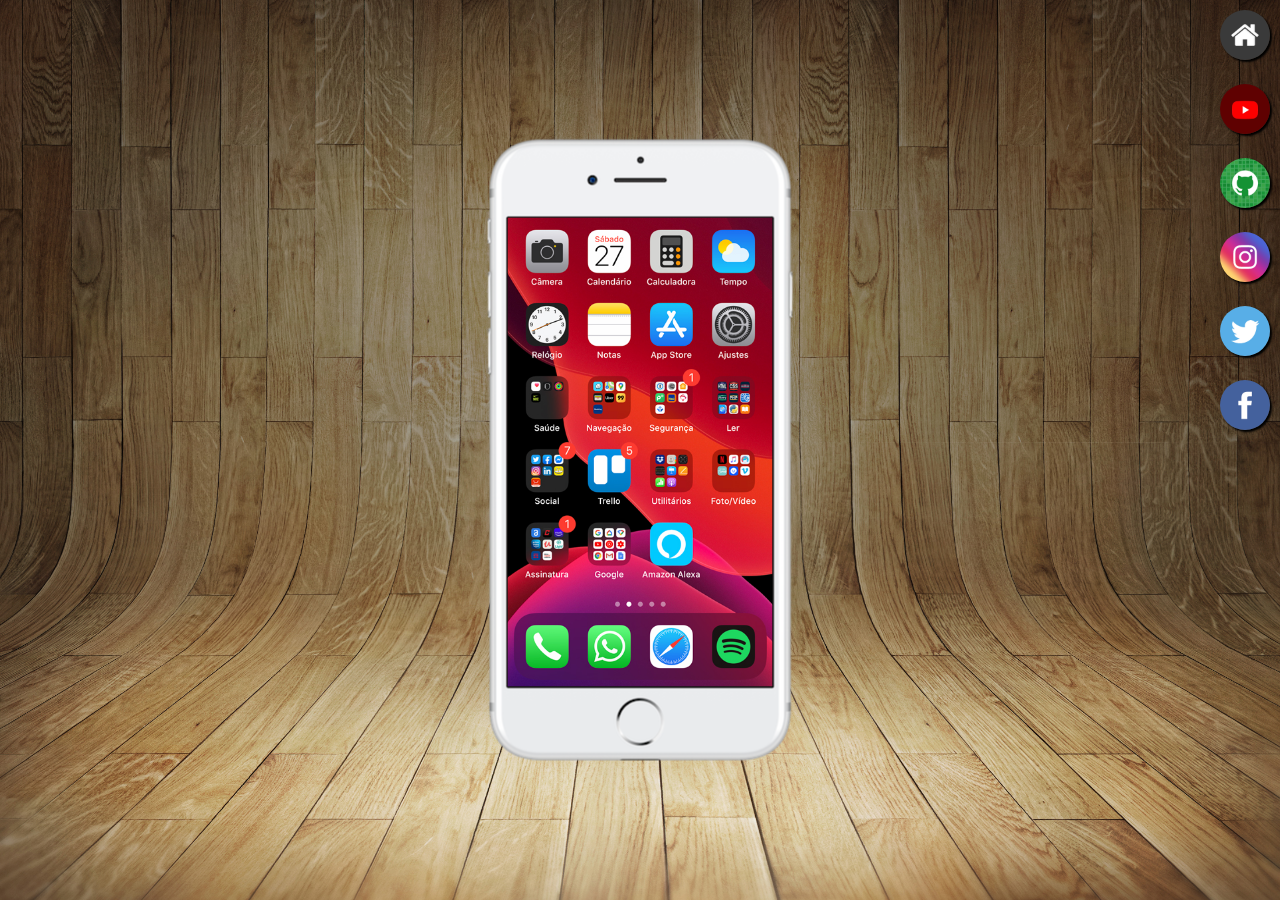
<file: index.html>
<!DOCTYPE html>
<html lang="pt-br">
<head>
    <meta charset="UTF-8">
    <meta name="viewport" content="width=device-width, initial-scale=1.0">
    
    <title>Projeto de Redes Sociais</title>
    <link rel="shortcut icon" href="imagens/favicon.ico" type="image/x-icon">
    <link rel="stylesheet" href="style.css">
</head>
<body>
    <main>

        <section id="telefone">
            <iframe src="home.html" name="tela" id="tela" frameborder="0"></iframe>
        </section>

        <section id="redes-sociais">
            <a href="home.html" target="tela"><img src="imagens/logo-home.jpg" alt="home"></a><br>
            <a href="youtube.html" target="tela"><img src="imagens/logo-youtube.jpg" alt="YouTube"></a><br>
            <a href="github.html" target="tela"><img src="imagens/logo-github.jpg" alt="GitHub"></a><br>
            <a href="#" target="tela"><img src="imagens/logo-instagram.jpg" alt="Instagram"></a><br>
            <a href="#" target="tela"><img src="imagens/logo-twitter.jpg" alt="Twitter"></a><br>
            <a href="#" target="tela"><img src="imagens/logo-facebook.jpg" alt="Facebook"></a>
        </section>

    </main>

</body>
</html>
</file>
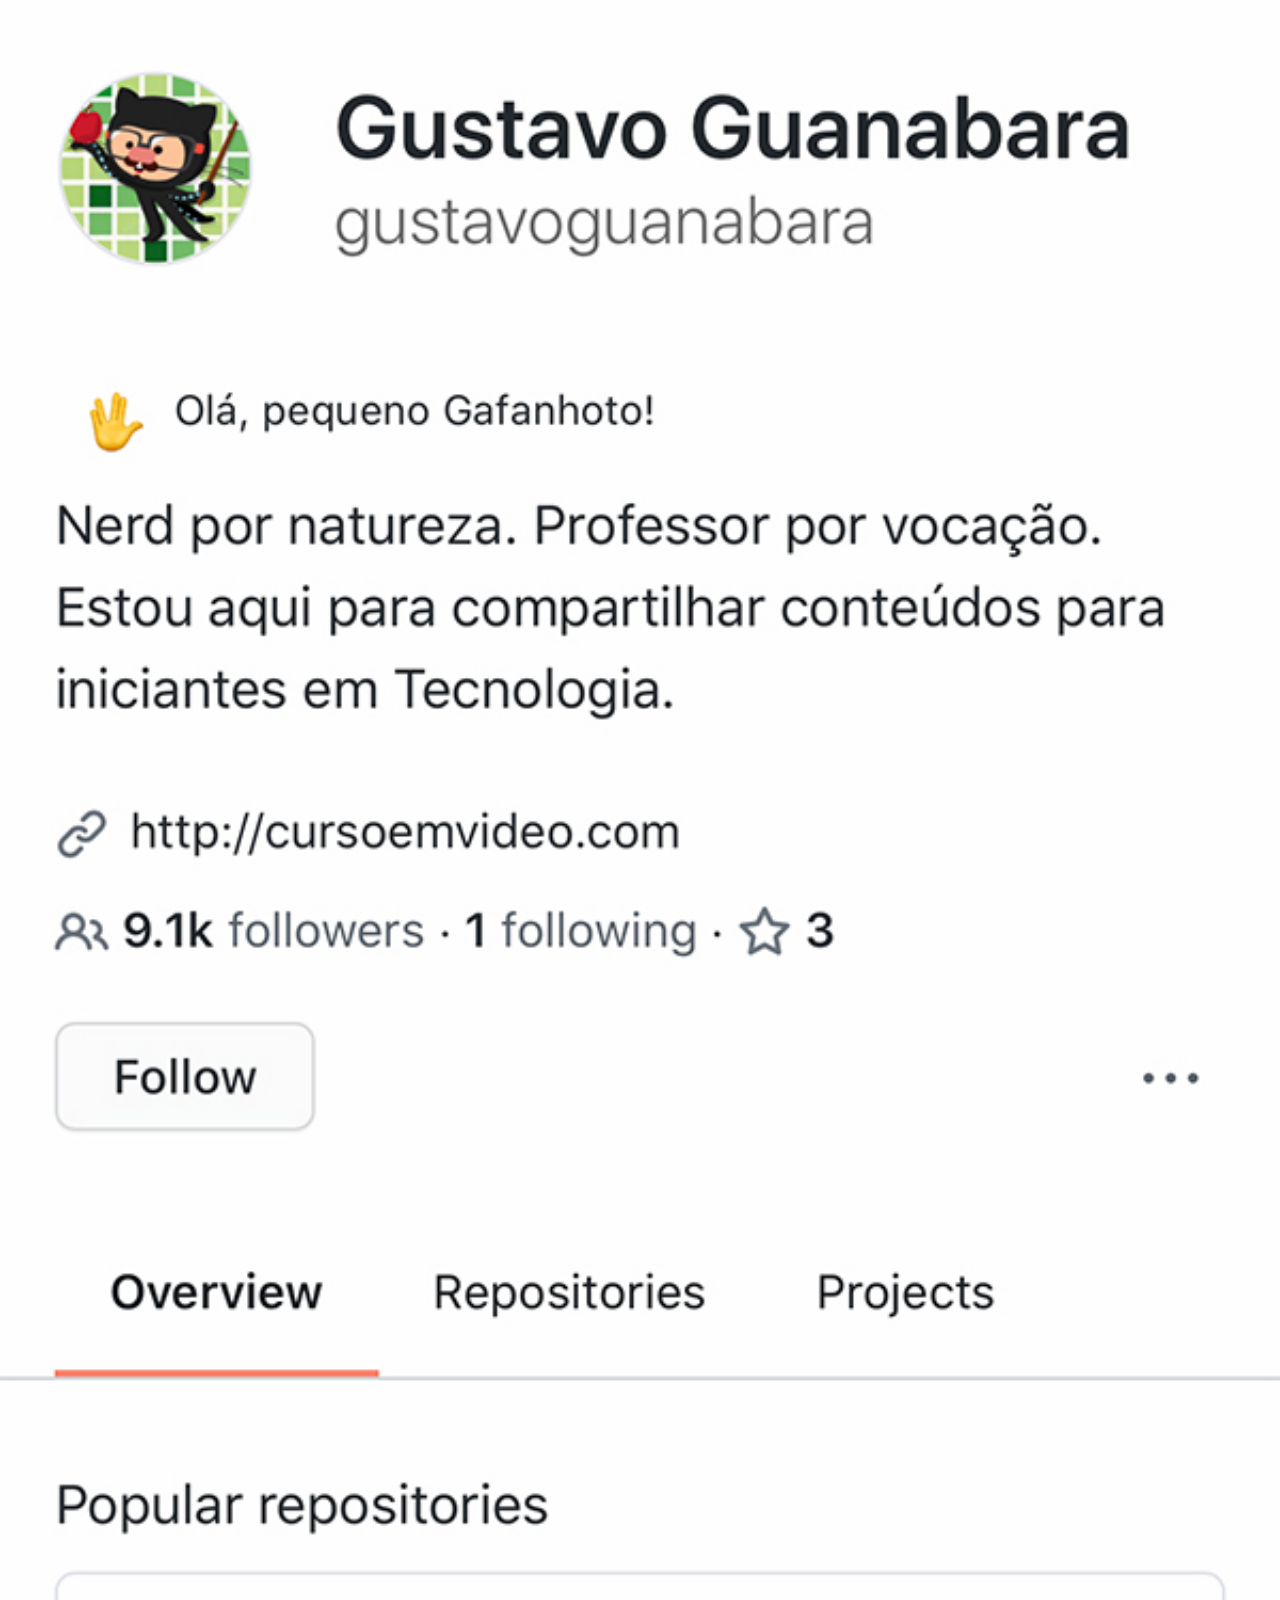
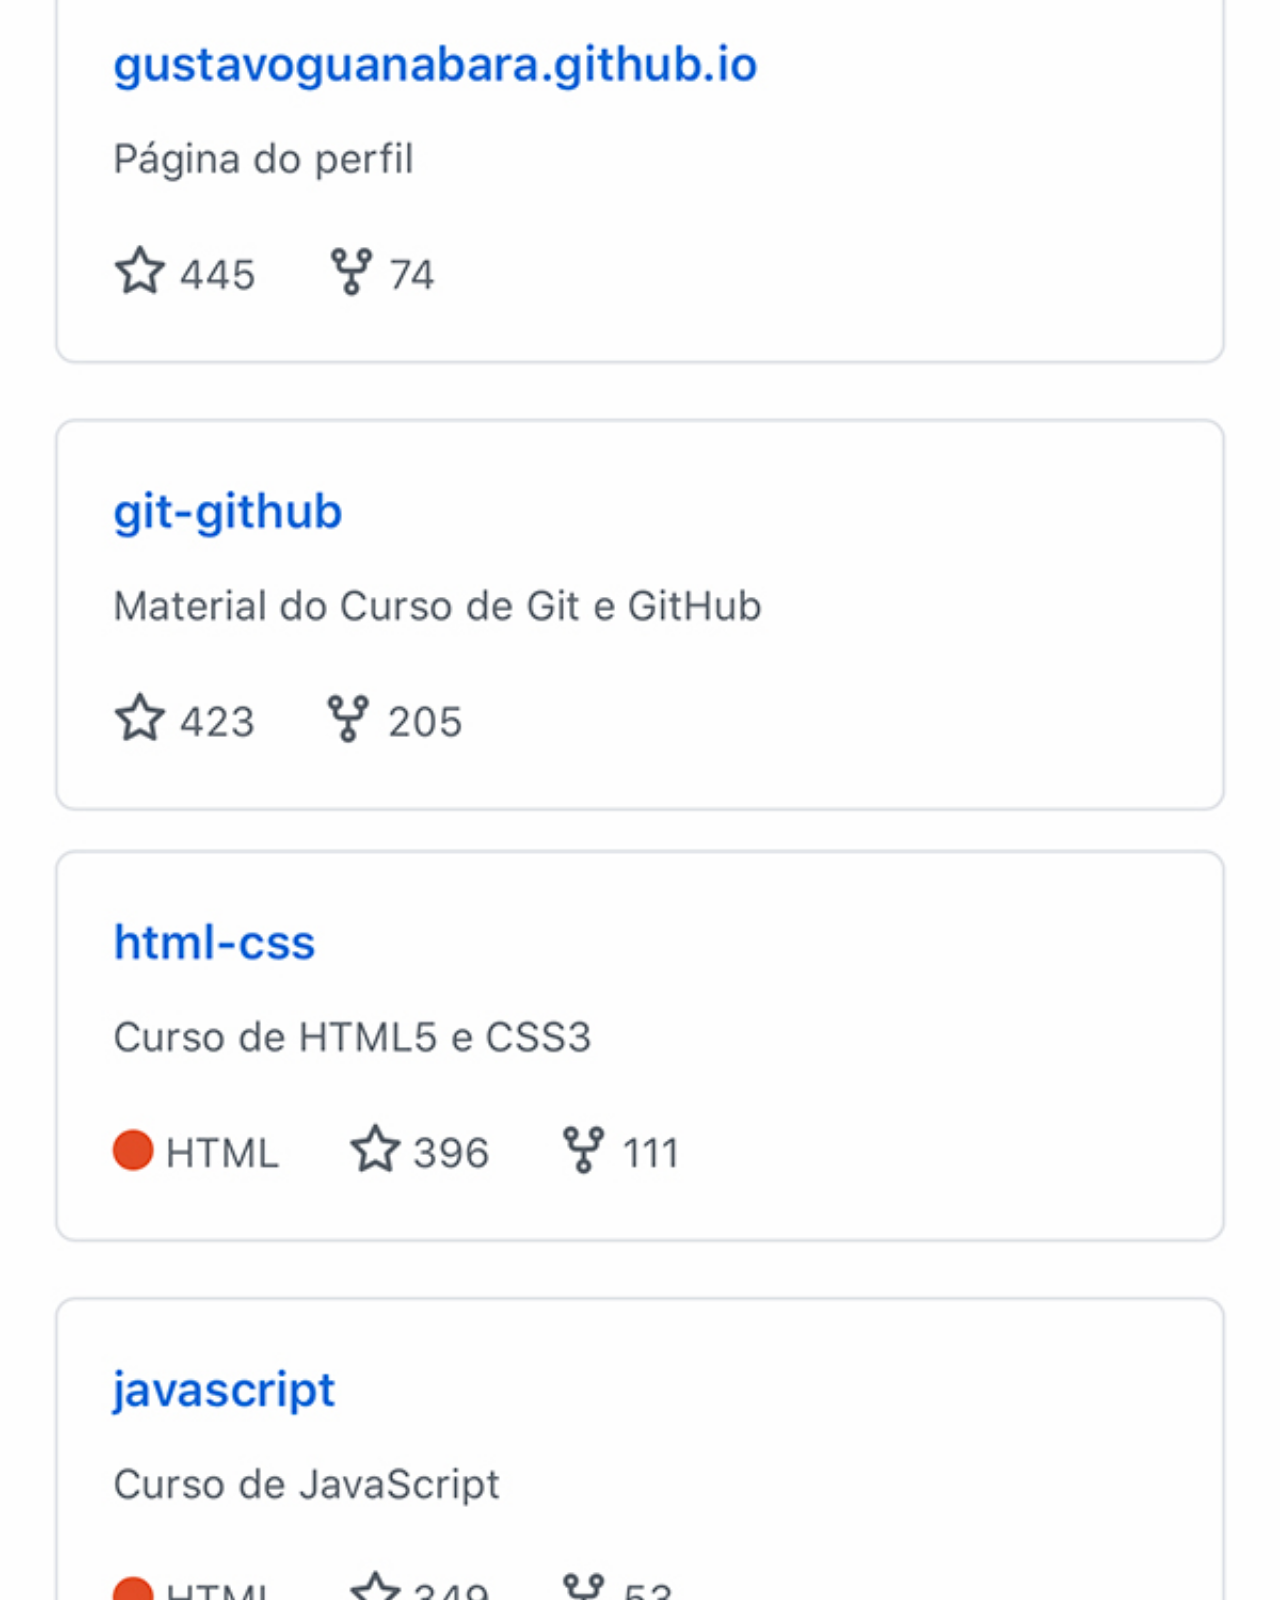
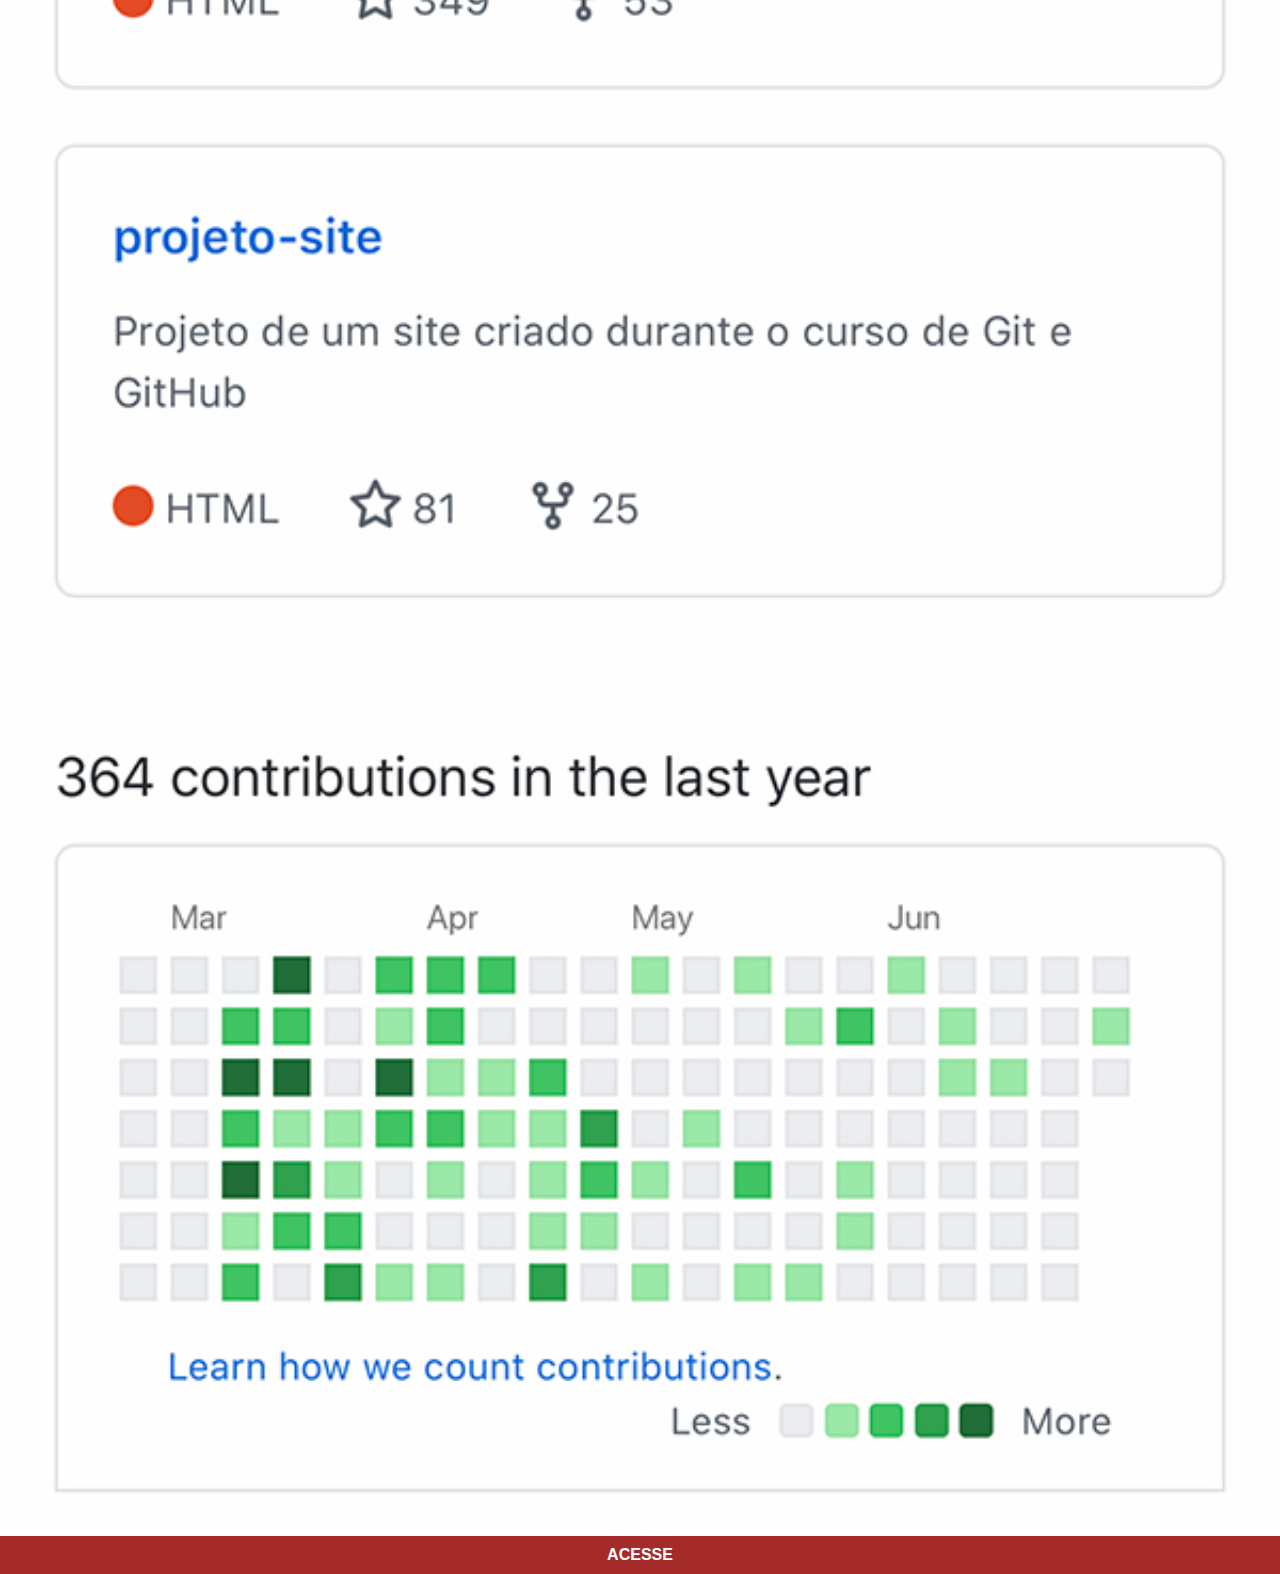
<file: github.html>
<!DOCTYPE html>
<html lang="pt-br">
<head>
    <meta charset="UTF-8">
    <meta name="viewport" content="width=device-width, initial-scale=1.0">
    <title>GitHub</title>
 <link rel="stylesheet" href="estilos/social.css">
</head>
<body>
    <img src="imagens/tela-github.jpg" alt="GitHub">
   <a href="https://github.com/GabrielFaltz" target="_blank">ACESSE</a>
</body>
</html>
</file>
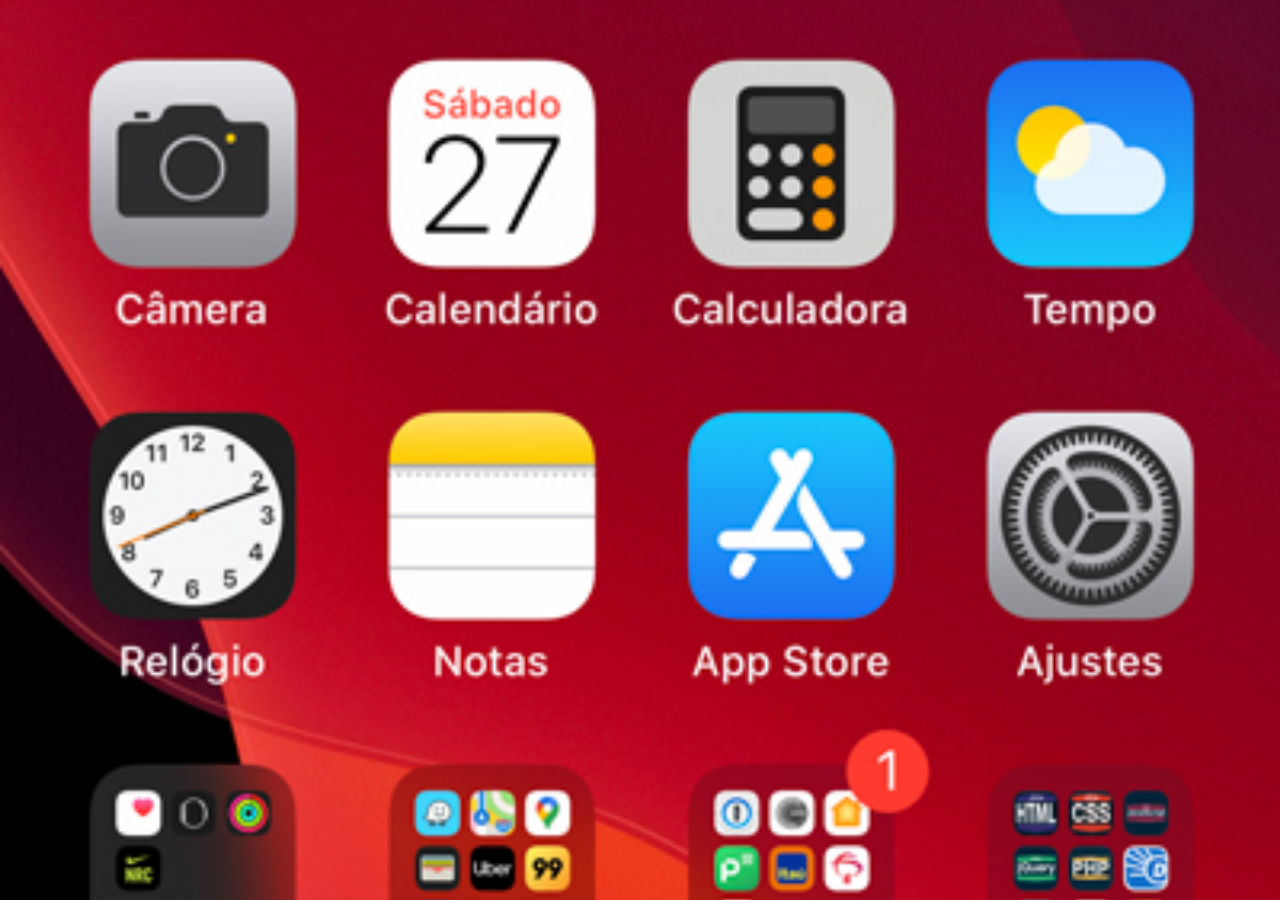
<file: home.html>
<!DOCTYPE html>
<html lang="pt-br">
<head>
    <meta charset="UTF-8">
    <meta name="viewport" content="width=device-width, initial-scale=1.0">
    <title>Home</title>
</head>
<body>
    <style>
        * {
            margin: 0;
            padding: 0;    
        }
        body {
            width: 100vw;
            height: 100vh;
            background: black url(imagens/tela-home.jpg) no-repeat top center;
            background-size: cover;
            
        }
    </style>
</body>
</html>
</file>
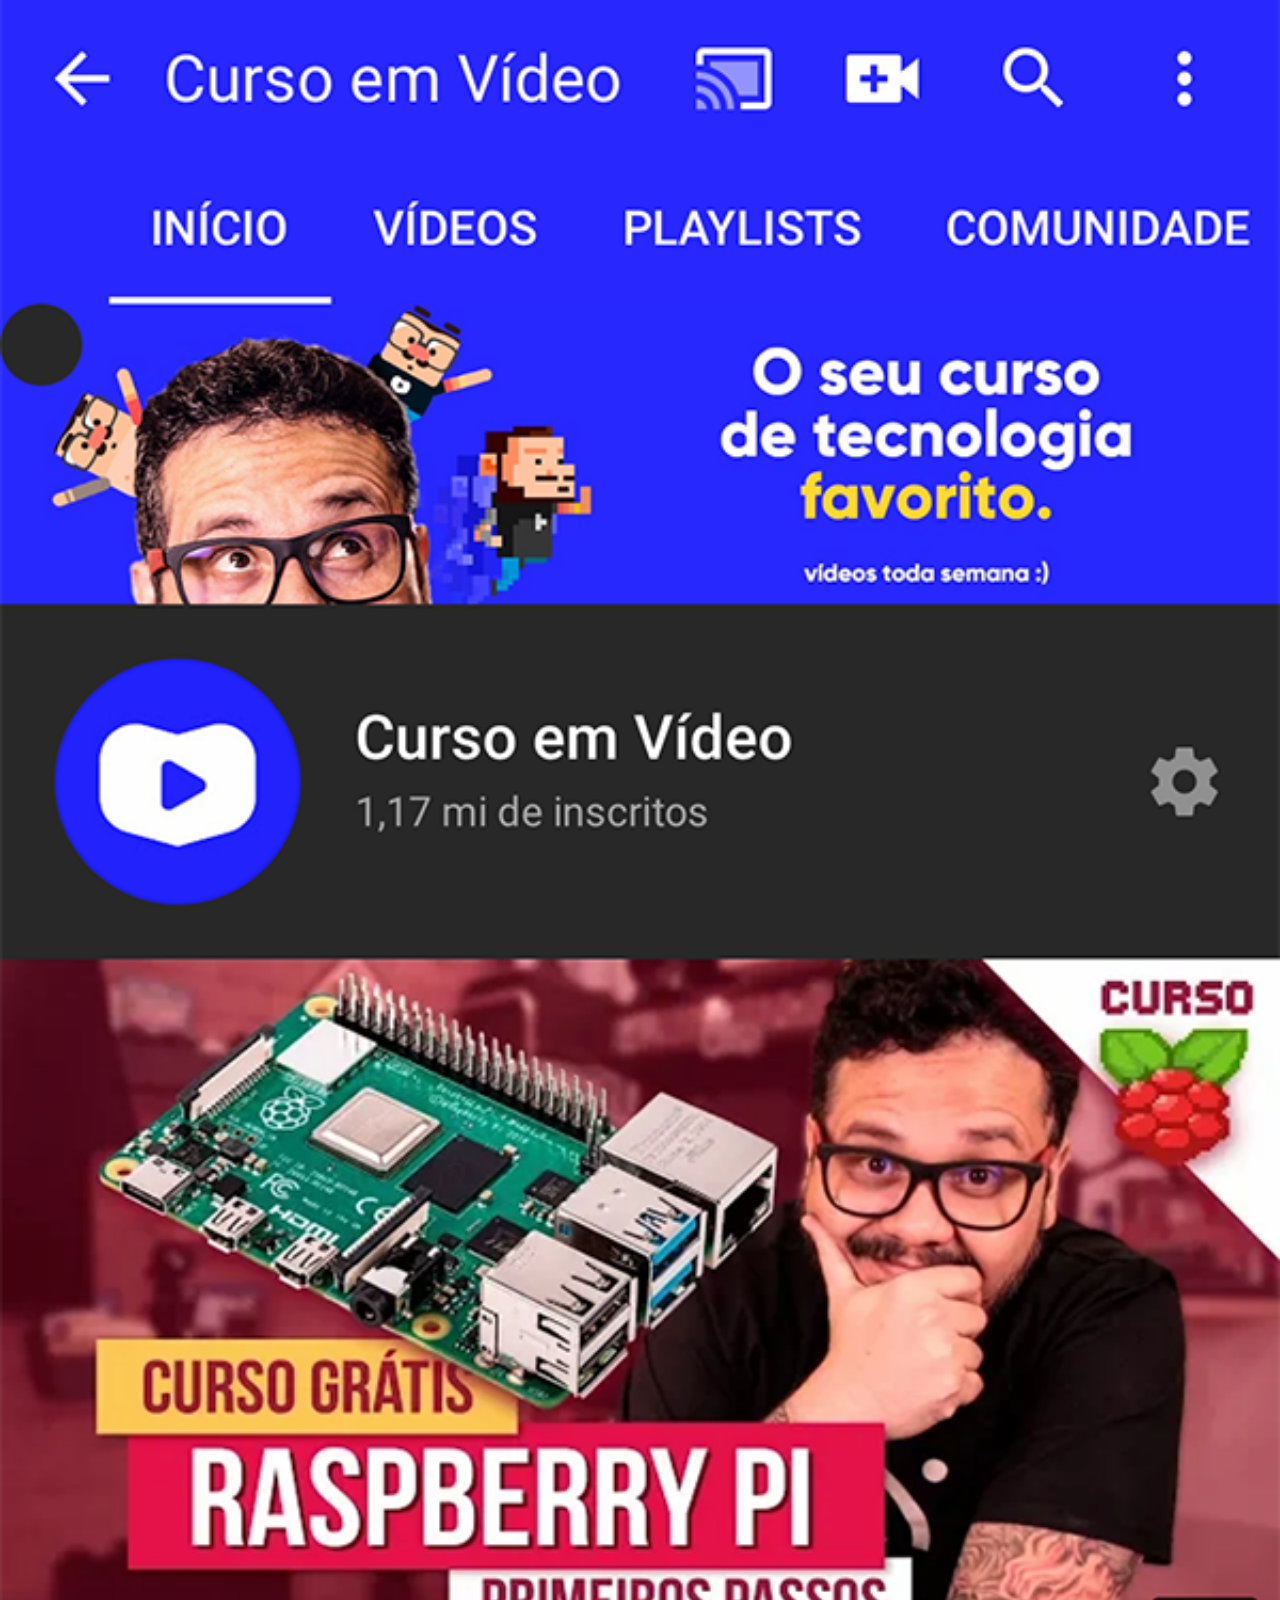
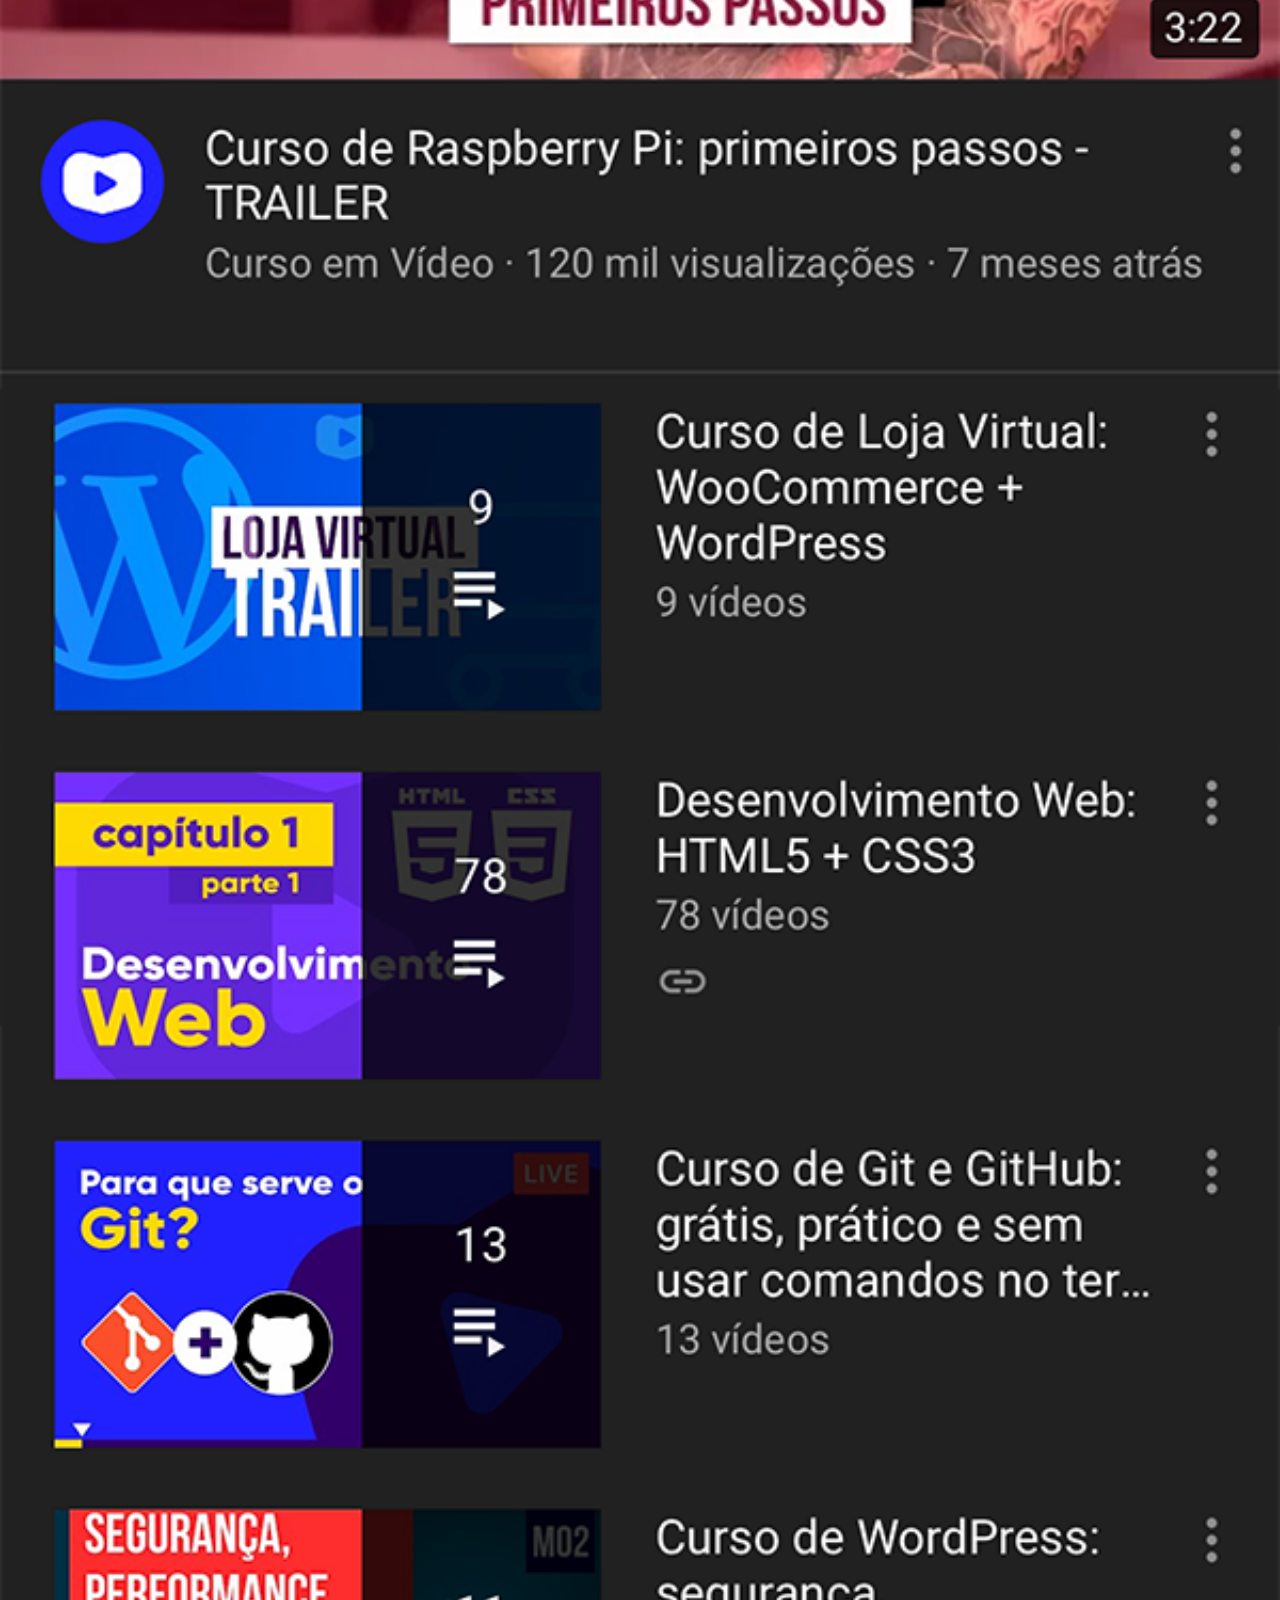
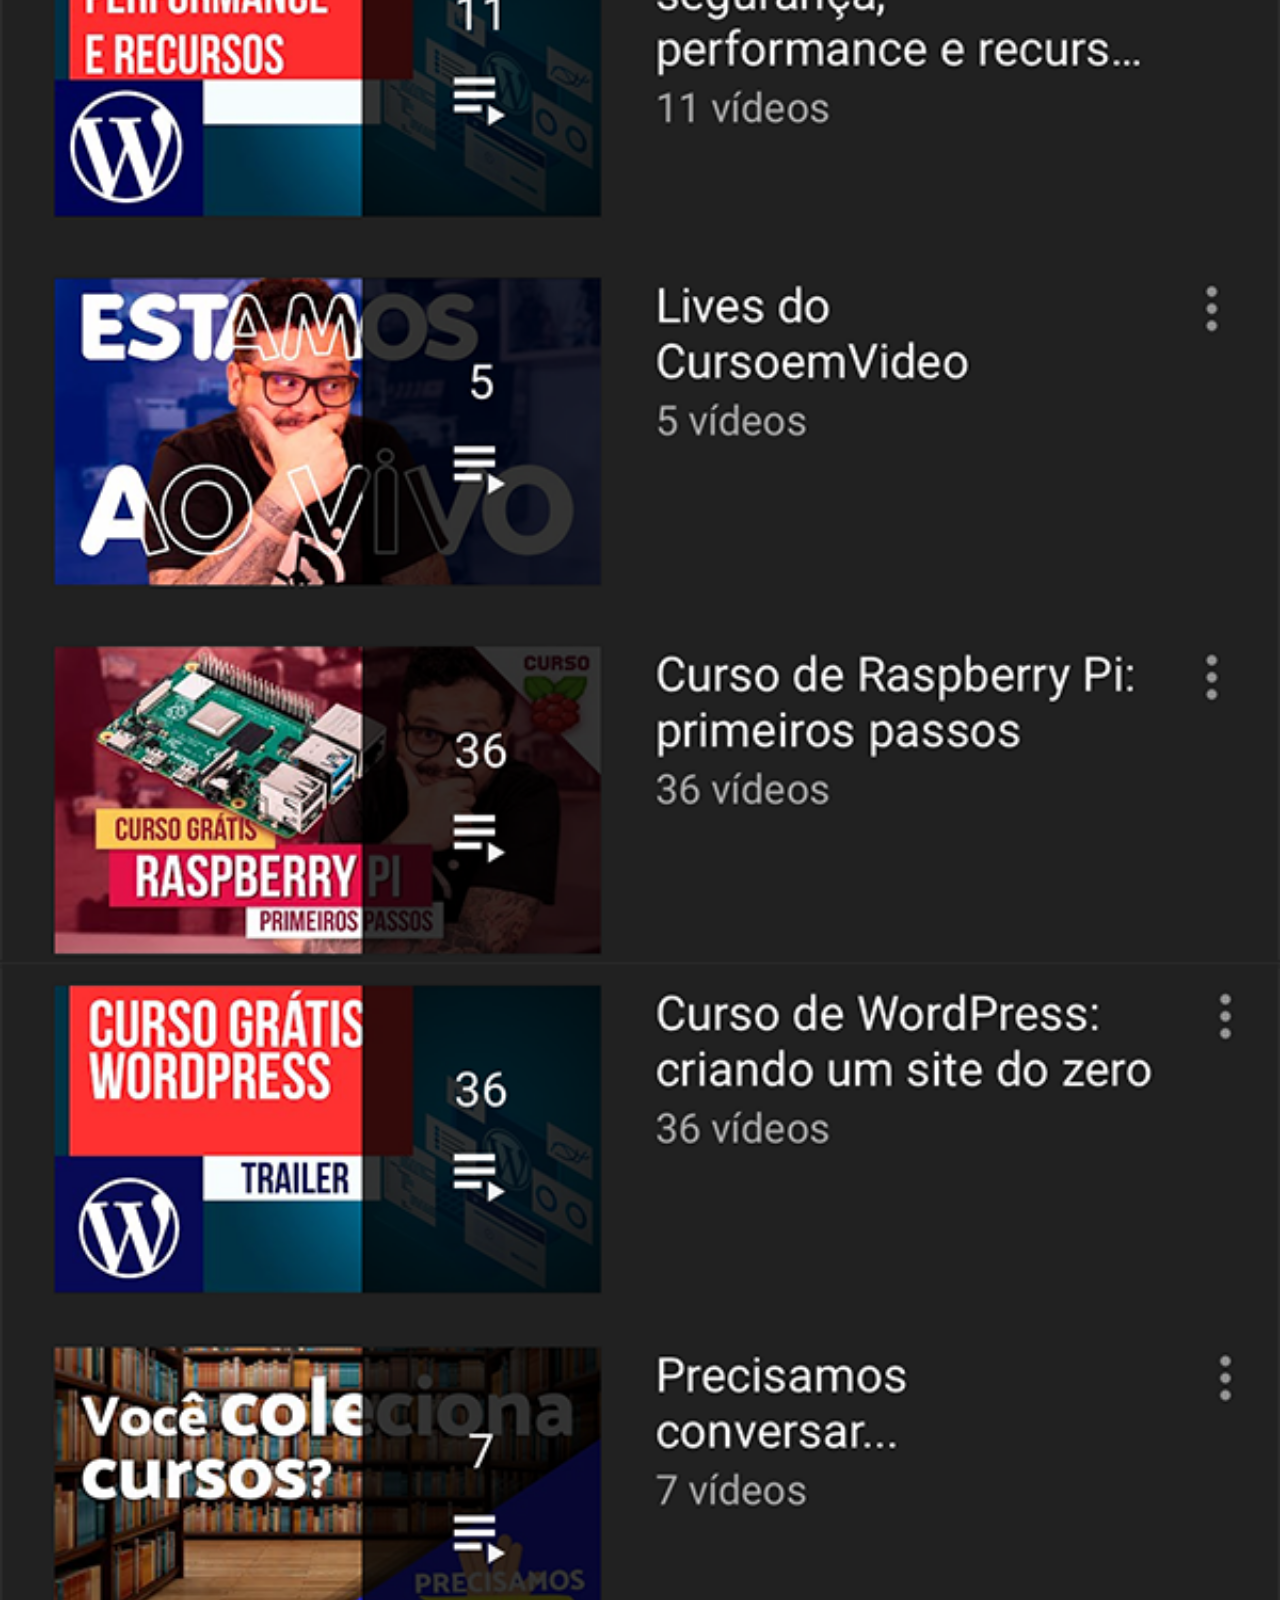
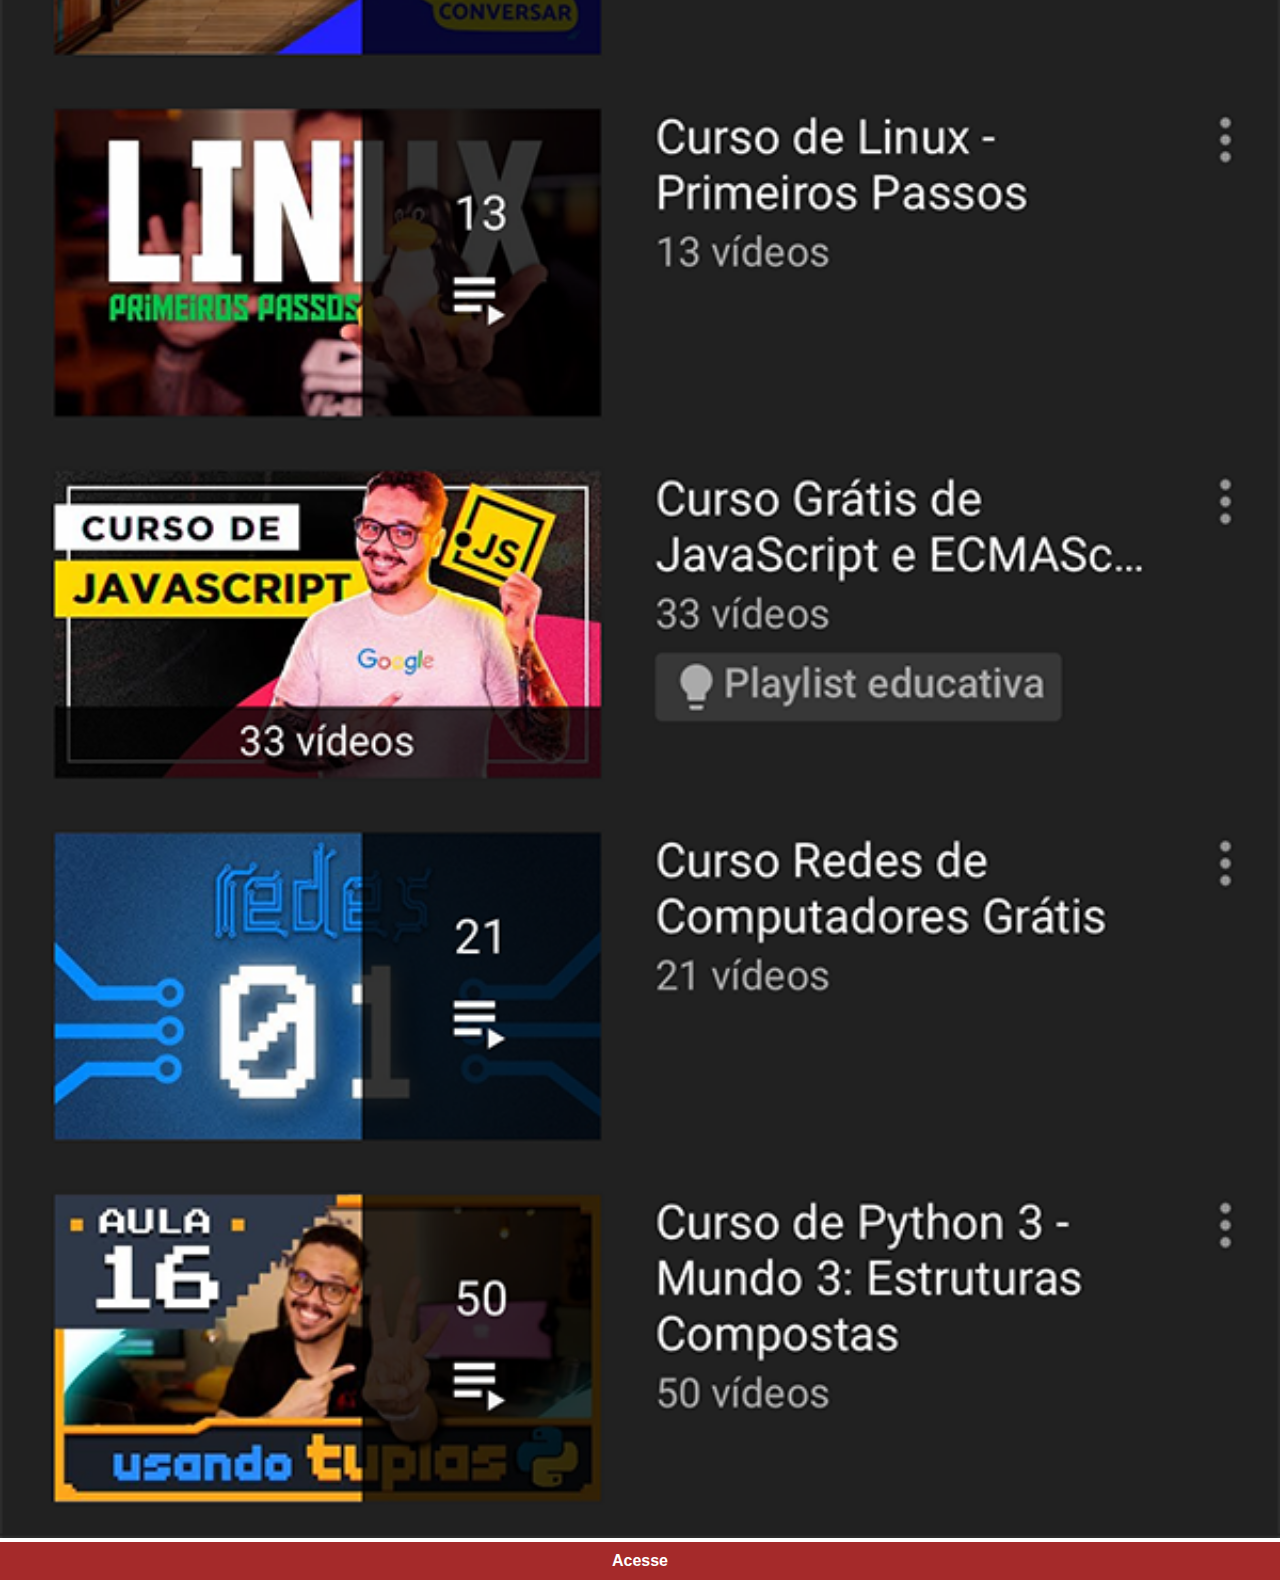
<file: youtube.html>
<!DOCTYPE html>
<html lang="pt-br">
<head>
    <meta charset="UTF-8">
    <meta name="viewport" content="width=device-width, initial-scale=1.0">
    <title>YouTube</title>
    <link rel="stylesheet" href="estilos/social.css">

</head>
<body>
    <img src="imagens/tela-youtube.png" alt="YouTube">
    <a href="https://www.youtube.com/watch?v=ar5UB2MxraE&list=PLHz_AreHm4dkcVCk2Bn_fdVQ81Fkrh6WT&index=15" target="_blank">Acesse</a>
</body>
</html>
</file>
<file: style.css>
@charset "UTF-8";

* {
    margin: 0;
    padding: 0;
    font-family: Arial, Helvetica, sans-serif;
}

html, body {
    height: 100vh;
    width: 100vw;
    background-color: black;
}

body {
    background: url(imagens/fundo-madeira.jpg) no-repeat top center;
    background-size: cover;
    background-attachment: fixed;

}

iframe {
    position: relative;
    top: 81px;
    left: 23px;
    width: 265px;
    height: 469px;
}

main {
    height: 100vh;
    position: relative;
}

/* o fundo que eu quiser alterar o posicionamento tem que ficar como position absolute e o que eu quiser que fique fixo tem que ser relative */

#telefone {
    height: 627px;
    width: 311px;
    /* Cheguei nos valores acima abrindo a imagem no gimp e pesquisando as propriedades dela, vendo assim o tamanho dela */
    background: url(imagens/frame-iphone.png) no-repeat;
    position: absolute;
    top: 50%;
    left: 50%;
    transform: translate(-50%, -50%);
}

#redes-sociais {
    text-align: right;
}

#redes-sociais img {
    width: 50px;
    border-radius: 50%;
    margin: 10px;
    box-shadow: 2px 2px 2px black;
    box-sizing: border-box;
    /* box-sizing: border-box fez com que os botoes nao ficassem bugados quando eu passasse o mouse em cima */
}

section#redes-sociais img:active {
    transform: scale(95%);
     /* isso aqui fez a aparencia do clique no botao aparecer */
}

section#redes-sociais img:hover {
    /* border: 2px solid rgba(255, 255, 255, 0.39); 
    nao botei por questão de gosto
    */
    transform: translate(-2px, -2px);
    
}
</file>
<file: estilos/social.css>
@charset "UTF-8";

* {
    margin: 0px;
    padding: 0px;
    font-family: Arial, Helvetica, sans-serif;
}

::-webkit-scrollbar {
    width: 0px;
    height: 0px;
}

a:hover {
    color: rgba(255, 255, 255, 0.473);
}

/* ACIMA: usado para esconder a barra de rolagem horizontal e vertical, mto legal inclusive */

img {
    width: 100vw;
}

a {
    display: block;
    background-color: brown;
    padding: 10px;
    text-align: center;
    font-weight: bolder;
    color: white;
    text-decoration: none;
}
</file>
